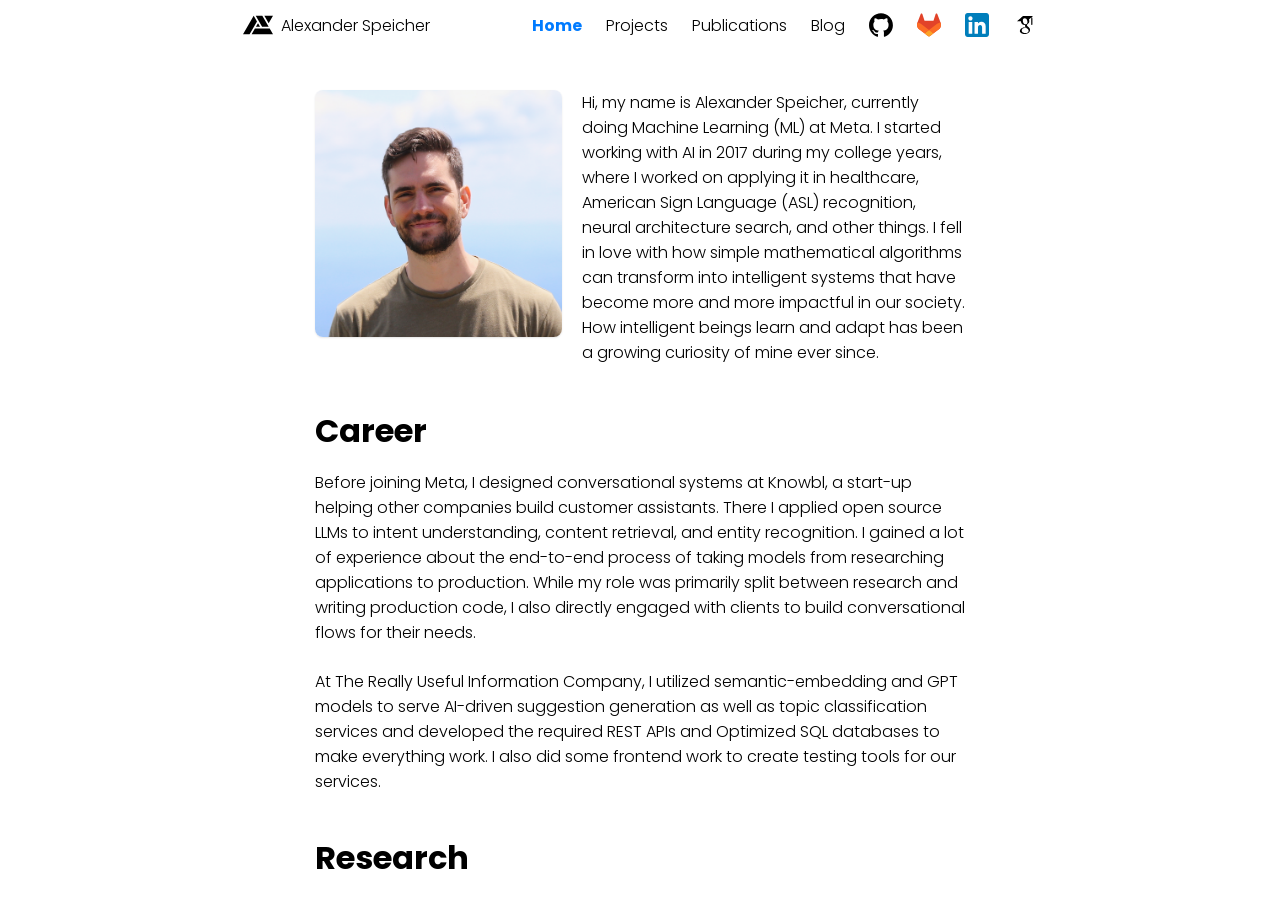
<file: index.html>
<!doctype html><html lang="en"><head><meta charset="utf-8"/><link rel="icon" href="/favicon.ico?v=2"/><link rel="preconnect" href="https://fonts.googleapis.com"><link rel="preconnect" href="https://fonts.gstatic.com" crossorigin><link href="https://fonts.googleapis.com/css2?family=Poppins:wght@300&display=swap" rel="stylesheet"><meta name="viewport" content="width=device-width,initial-scale=1,maximum-scale=1,user-scalable=no,viewport-fit=cover"/><meta name="theme-color" content="#ffffff"/><meta name="description" content="Alexander Speicher's personal site: projects, publications, curriculum vitae, and technical blog posts."/><link rel="canonical" href="https://alexanderspeicher.com/"/><link rel="apple-touch-icon" href="/LogoColor192.png"/><link rel="manifest" href="/manifest.json"/><title>Alexander Speicher</title><script type="text/javascript">!function(i){if(i.search){var a={};i.search.slice(1).split("&").forEach((function(i){var l=i.split("=");a[l[0]]=l.slice(1).join("=").replace(/~and~/g,"&")})),void 0!==a.p&&window.history.replaceState(null,null,i.pathname.slice(0,-1)+(a.p||"")+(a.q?"?"+a.q:"")+i.hash)}}(window.location)</script><script defer="defer" src="/static/js/main.8e8de995.js"></script><link href="/static/css/main.1fbb44ed.css" rel="stylesheet"></head><body class="body"><noscript>You need to enable JavaScript to run this app.</noscript><div id="root" class="root"></div></body></html>
</file>
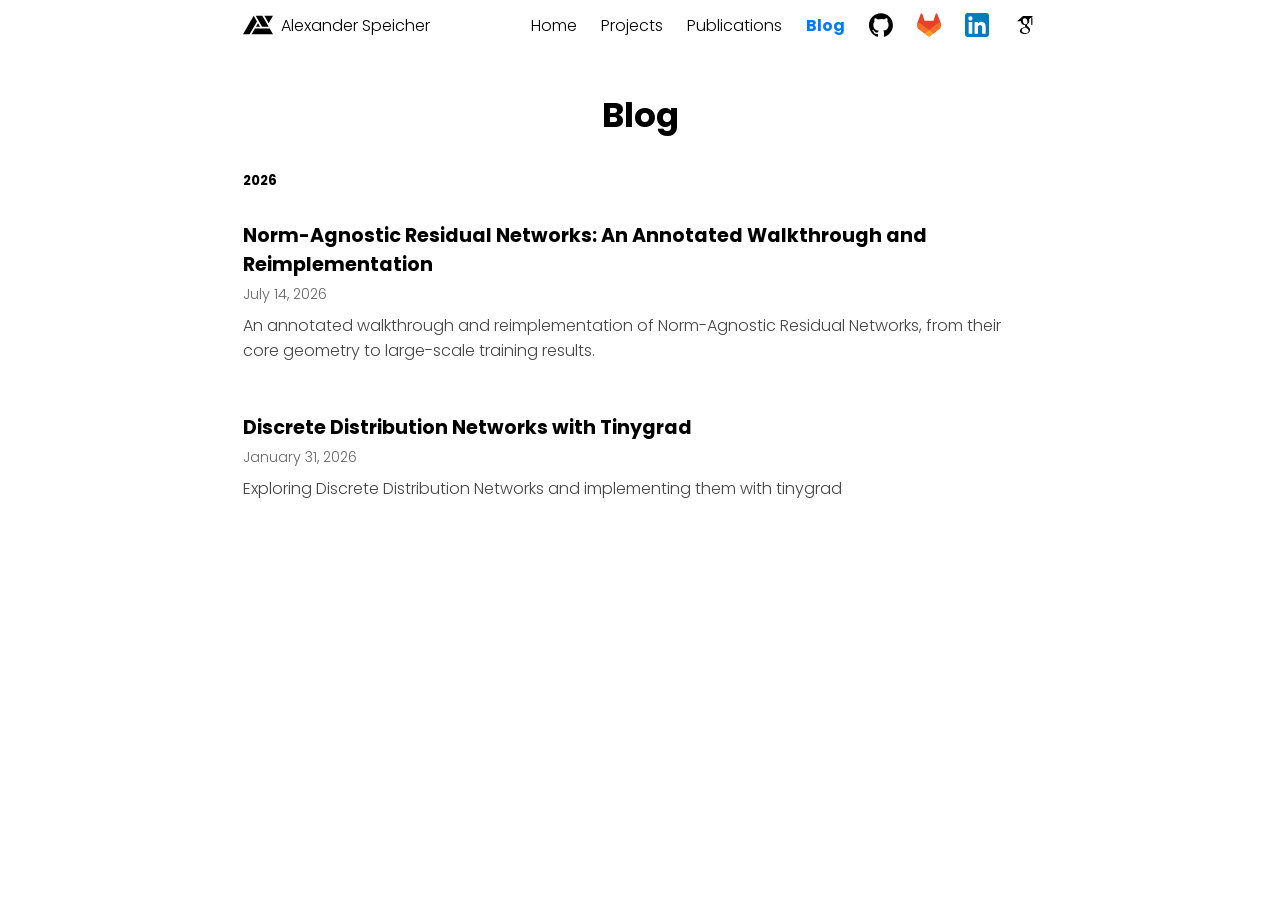
<file: blog/index.html>
<!doctype html><html lang="en"><head><meta charset="utf-8"/><link rel="icon" href="/favicon.ico?v=2"/><link rel="preconnect" href="https://fonts.googleapis.com"><link rel="preconnect" href="https://fonts.gstatic.com" crossorigin><link href="https://fonts.googleapis.com/css2?family=Poppins:wght@300&display=swap" rel="stylesheet"><meta name="viewport" content="width=device-width,initial-scale=1,maximum-scale=1,user-scalable=no,viewport-fit=cover"/><meta name="theme-color" content="#ffffff"/><meta name="description" content="Technical writing on machine learning, neural networks, and software experiments." /><link rel="canonical" href="https://alexanderspeicher.com/blog/" /><link rel="apple-touch-icon" href="/LogoColor192.png"/><link rel="manifest" href="/manifest.json"/><title>Blog | Alexander Speicher</title><script type="text/javascript">!function(i){if(i.search){var a={};i.search.slice(1).split("&").forEach((function(i){var l=i.split("=");a[l[0]]=l.slice(1).join("=").replace(/~and~/g,"&")})),void 0!==a.p&&window.history.replaceState(null,null,i.pathname.slice(0,-1)+(a.p||"")+(a.q?"?"+a.q:"")+i.hash)}}(window.location)</script><script defer="defer" src="/static/js/main.8e8de995.js"></script><link href="/static/css/main.1fbb44ed.css" rel="stylesheet">    <meta property="og:type" content="website" />
    <meta property="og:title" content="Blog | Alexander Speicher" />
    <meta property="og:description" content="Technical writing on machine learning, neural networks, and software experiments." />
    <meta property="og:url" content="https://alexanderspeicher.com/blog/" />
  </head><body class="body"><noscript>You need to enable JavaScript to run this app.</noscript><div id="root" class="root">
<main class="mainBody" data-static-blog-prerender="true">
<div class="pageContainer">
<h1 class="pageHeader">Blog</h1>
<article class="container blogPostContainer">
<a href="/blog/norm-agnostic-residual-networks/">
<div class="blogPostTitle"><b>Norm-Agnostic Residual Networks: An Annotated Walkthrough and Reimplementation</b></div>
<div class="blogPostDate">July 14, 2026</div>
<div class="blogPostSummary">An annotated walkthrough and reimplementation of Norm-Agnostic Residual Networks, from their core geometry to large-scale training results.</div>
</a>
</article>
<article class="container blogPostContainer">
<a href="/blog/discrete-distribution-networks-with-tinygrad/">
<div class="blogPostTitle"><b>Discrete Distribution Networks with Tinygrad</b></div>
<div class="blogPostDate">January 31, 2026</div>
<div class="blogPostSummary">Exploring Discrete Distribution Networks and implementing them with tinygrad</div>
</a>
</article>
</div>
</main>
    </div></body></html>
</file>
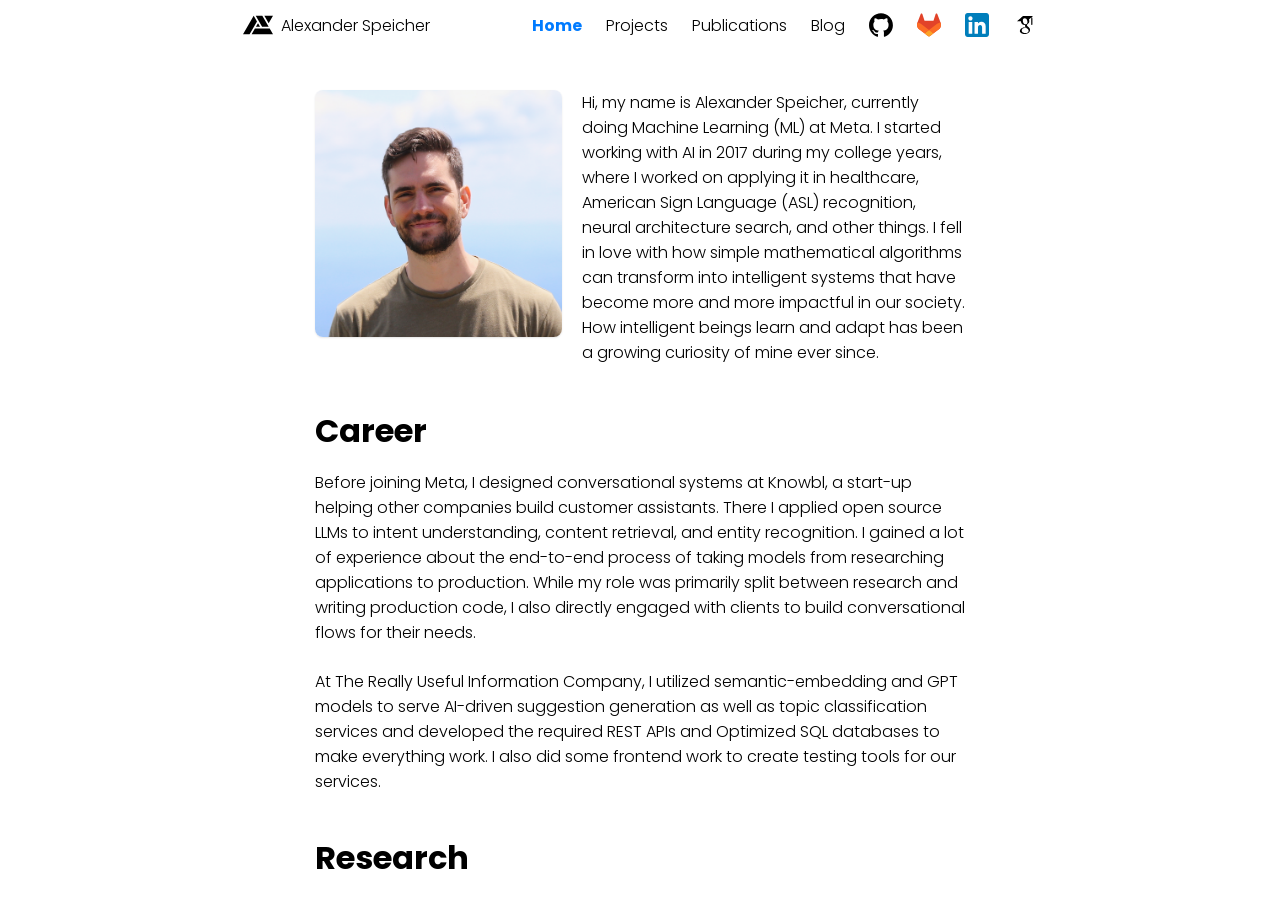
<file: blog/discrete-distribution-networks-with-tinygrad/index.html>
<!doctype html><html lang="en"><head><meta charset="utf-8"/><link rel="icon" href="/favicon.ico?v=2"/><link rel="preconnect" href="https://fonts.googleapis.com"><link rel="preconnect" href="https://fonts.gstatic.com" crossorigin><link href="https://fonts.googleapis.com/css2?family=Poppins:wght@300&display=swap" rel="stylesheet"><meta name="viewport" content="width=device-width,initial-scale=1,maximum-scale=1,user-scalable=no,viewport-fit=cover"/><meta name="theme-color" content="#ffffff"/><meta name="description" content="Exploring Discrete Distribution Networks and implementing them with tinygrad" /><link rel="canonical" href="https://alexanderspeicher.com/blog/discrete-distribution-networks-with-tinygrad/" /><link rel="apple-touch-icon" href="/LogoColor192.png"/><link rel="manifest" href="/manifest.json"/><title>Discrete Distribution Networks with Tinygrad | Alexander Speicher</title><script type="text/javascript">!function(i){if(i.search){var a={};i.search.slice(1).split("&").forEach((function(i){var l=i.split("=");a[l[0]]=l.slice(1).join("=").replace(/~and~/g,"&")})),void 0!==a.p&&window.history.replaceState(null,null,i.pathname.slice(0,-1)+(a.p||"")+(a.q?"?"+a.q:"")+i.hash)}}(window.location)</script><script defer="defer" src="/static/js/main.8e8de995.js"></script><link href="/static/css/main.1fbb44ed.css" rel="stylesheet">    <meta property="og:type" content="article" />
    <meta property="og:title" content="Discrete Distribution Networks with Tinygrad | Alexander Speicher" />
    <meta property="og:description" content="Exploring Discrete Distribution Networks and implementing them with tinygrad" />
    <meta property="og:url" content="https://alexanderspeicher.com/blog/discrete-distribution-networks-with-tinygrad/" />
    <script type="application/ld+json">{"@context":"https://schema.org","@type":"BlogPosting","headline":"Discrete Distribution Networks with Tinygrad","description":"Exploring Discrete Distribution Networks and implementing them with tinygrad","datePublished":"2026-01-31","dateModified":"2026-01-31","author":{"@type":"Person","name":"Alexander Speicher"},"mainEntityOfPage":{"@type":"WebPage","@id":"https://alexanderspeicher.com/blog/discrete-distribution-networks-with-tinygrad/"}}</script>
  </head><body class="body"><noscript>You need to enable JavaScript to run this app.</noscript><div id="root" class="root">
<article class="blogFullPost" data-static-blog-prerender="true">
<h1>Discrete Distribution Networks with Tinygrad</h1>
<time datetime="2026-01-31">January 31, 2026</time>
<div class="blogFullPostContent">
<p>Diffusion models generate images through iterative denoising. They start off from Gaussian noise, then refine it over multiple forward passes. The stochasticity appears via the noise-induced input. Discrete Distribution Networks take a different approach by trying to match the training distribution with a set of discrete candidates. The network outputs a number of discrete candidates at each layer, and generation is done via sequential selection by picking one candidate per layer in a single forward pass. The randomness comes from these discrete choices, not from input noise.</p>
<p><img src="/blog-images/discrete-distribution-networks-with-tinygrad/image-1.png" alt="image-1" loading="lazy" /> <a href="https://arxiv.org/abs/2401.00036"><em>Figure from Yang, 2024</em></a></p>
<p>Even though the number of nodes K per layer may be small, stacking multiple DDN layers L leads to $K^L$ possible outputs, creating massive representation capacity. Even modest values (K=64, L=10) yield $10^{18}$ possible images, yet each image can be fully encoded/compressed by a list of L integers (the sequence of selected node indices).</p>
<p><img src="/blog-images/discrete-distribution-networks-with-tinygrad/image-2.png" alt="image-2" loading="lazy" /> <a href="https://arxiv.org/abs/2401.00036"><em>Figure from Yang, 2024</em></a></p>
<p>The training approach is also unique; to avoid some nodes from being under or over represented the authors propose a Split-and-Prune algorithm inspired by evolutionary selection: nodes matched too frequently get cloned; nodes rarely selected get pruned. The goal here is to have node selection chances uniformly distributed across the layer.</p>
<p>The discrete sampling also enables zero-shot conditional generation without gradient-based guidance. Since generation is just a sequence of discrete choices, one can guide the model&#39;s output with any discriminator by scoring each node&#39;s output, and then picking the best one.</p>
<p>The following is my exploration of the DDN paper, which also served as an opportunity to get familiar with the tinygrad library (my <a href="https://github.com/AlxSp/discrete_distribution_network">repo</a> can be found under resources).</p>
<h2>Normal Distribution Example</h2>
<p>To build intuition, let&#39;s start simple: a 1D tensor of just 5 learnable parameters (nodes) trained to approximate a normal distribution. Each training step, we sample from the target, find the closest node to that target, and only that node gets updated via the error gradient.</p>
<p>But this then leads to a problem: some nodes get matched frequently, others rarely or never. These &quot;dead nodes&quot; would still get selected during generation, producing poor outputs. Meanwhile, high-density regions of the target distribution end up underrepresented.</p>
<p><img src="/blog-images/discrete-distribution-networks-with-tinygrad/image-3.png" alt="image-3" loading="lazy" /> <em>Splitting and Pruning to move closer to the target distribution</em> <a href="https://arxiv.org/abs/2401.00036"><em>Figure from Yang, 2024</em></a></p>
<p>To remedy this we keep track of the selection counts of each node and if a node falls below a certain threshold ($0.5/K$ in the paper) it will get pruned. Similarly if a node exceeds a selection threshold ($2/K$), it will be split into two nodes with the same value. The figure above also illustrates how the KL divergence between the target P and the discrete approximation Q decreases as out of distribution nodes get split and pruned as their values update.</p>
<p>Implementation wise since we really can&#39;t (efficiently) dynamically increase or decrease the number of nodes we keep the number of nodes static; pruned nodes will cause the most selected nodes to split and replace them and splitting will cause the least selected nodes to be replaced/pruned.</p>
<p>Finally here&#39;s a training run with 10,000 nodes, to demonstrate how the discrete approximate the normal distribution fairly well as their number increases.</p>
<p><img src="/blog-images/discrete-distribution-networks-with-tinygrad/nd_10knodes.gif" alt="nd_10knodes" loading="lazy" /></p>
<p>After training is complete the nodes cluster where probability density is high and uniform sampling over the trained nodes approximates the target distribution.</p>
<p>This same principle scales to images but instead of scalar parameters nodes become 1x1 convolutions that output image patches.</p>
<h2>MNIST</h2>
<p>Let&#39;s move on to a slightly more difficult dataset, MNIST.  I opted to use a UNET architecture for the backbone, instead of the hierarchical architecture mentioned in the paper. I also ended up experimenting bit more with the architecture of the nodes, with my experiments laid out below.</p>
<h3>Output Nodes <a href="https://github.com/AlxSp/discrete_distribution_network/blob/main/train_mnist_output_nodes.py">(code)</a></h3>
<p>The paper&#39;s figures mainly show the basic output nodes, where each node acts as a decoder which maps from the feature space into the output space. The selected output, closest to the target gets then concatenated or added to the features to condition the next layers on the chosen node. By themselves output nodes don&#39;t work very well (as I also found in my experiments), that&#39;s why the author also proposes a &quot;leak choice&quot; where each node also produces some additional &quot;features&quot; which also get added to the features for conditioning. Additionally the authors add chain dropout, the nodes in each layer get chosen at random given a certain probability.</p>
<p><img src="/blog-images/discrete-distribution-networks-with-tinygrad/image-5.png" alt="image-5" loading="lazy" /></p>
<h3>Feature Nodes <a href="https://github.com/AlxSp/discrete_distribution_network/blob/main/train_mnist_feature_nodes.py">(code)</a></h3>
<p>I figured with the original approach the nodes have to learn unique characteristic as well as mapping from feature/embedding space to output space. So instead I had the nodes directly map back to the embedding space, and a shared decoder translates the embeddings to output space. This obviously has the  drawback that the nodes are larger since they go from feature to feature space instead of feature to output space, where the output dim is usually a lot smaller. The model does converge a lot quicker compared to the original architecture in terms of training steps. But it does seem overfit on the training data without adding chain drop out.</p>
<p><img src="/blog-images/discrete-distribution-networks-with-tinygrad/image-6.png" alt="image-6" loading="lazy" /></p>
<h3>Latent/Bottlenecked Nodes <a href="https://github.com/AlxSp/discrete_distribution_network/blob/main/train_mnist_bottleneck.py">(code)</a></h3>
<p>Attempting to tackle the above mentioned problem with the increase node size, we can instead compress the embedding dim through a bottleneck an then have the nodes act on this space before upcasting it back to the feature dim. This works as well as the full feature nodes, and doesn&#39;t seem to overfit even without chain dropout.</p>
<p><img src="/blog-images/discrete-distribution-networks-with-tinygrad/image-7.png" alt="image-7" loading="lazy" /></p>
<h3>Comparison</h3>
<p>All models share the same UNET backbone between the layers so they only differ in the actual DDN architecture. They all converge to a similar eval loss besides the feature nodes without chain drop, which most likely is overfitting on the training data. <img src="/blog-images/discrete-distribution-networks-with-tinygrad/image-8.png" alt="image-8" loading="lazy" /> <em>feature nodes with and without chain dropout</em></p>
<p>Also the output nodes seem to converge a lot slower compared to the feature and bottleneck nodes. <img src="/blog-images/discrete-distribution-networks-with-tinygrad/image-9.png" alt="image-9" loading="lazy" /> <em>comparison between bottleneck nodes and the output node with leak choice</em></p>
<p>Table with evaluation results and parameter counts:</p>
<table><thead><tr>
<th><strong>Model</strong></th>
<th><strong>Test Loss</strong></th>
<th><strong>Parameters</strong></th>
</tr></thead><tbody>
<tr>
<td>bottleneck_b16</td>
<td>0.022420</td>
<td><strong>5,683,878</strong></td>
</tr>
<tr>
<td>bottleneck_b16 (with chain-dropout)</td>
<td><strong>0.022293</strong></td>
<td><strong>5,683,878</strong></td>
</tr>
<tr>
<td>feature_nodes</td>
<td>0.029651</td>
<td>8,036,934</td>
</tr>
<tr>
<td>feature_nodes (with chain-dropout)</td>
<td>0.022822</td>
<td>8,036,934</td>
</tr>
<tr>
<td>output_nodes_leak16</td>
<td>0.024325</td>
<td>6,418,464</td>
</tr>
<tr>
<td>output_nodes_leak16 (with chain-dropout)</td>
<td>0.022866</td>
<td>6,418,464</td>
</tr>
</tbody></table>
<p><img src="/blog-images/discrete-distribution-networks-with-tinygrad/image-10.png" alt="image-10" loading="lazy" /> <em>Individual digits produced by each architecture</em></p>
<p><img src="/blog-images/discrete-distribution-networks-with-tinygrad/image-11.png" alt="image-11" loading="lazy" /> <em>Intermediate outputs of the bottleneck model at each layer</em></p>
<h3>Zero-Shot Conditional Generation</h3>
<p>The paper touts that the model can do guided generation without being explicitly trained to do so. This is done, by scoring the dd nodes output with an evaluator, this can be MSE loss with a target image, similar to training, or another network like clip. For a simple demonstration I just trained tinygrad&#39;s example mnist classifier and pass along with it a number we would like to generate. The classifier returns the class logits for each node &#39;s output and we select the node whose current output is closest to our desired number.</p>
<p><img src="/blog-images/discrete-distribution-networks-with-tinygrad/image-12.png" alt="image-12" loading="lazy" /> <em>temperature sampled numbers based on the classifier logits (bottleneck arch)</em></p>
<h3>Beam Search</h3>
<p>As you can see some numbers don&#39;t seem to come out quite right, which is probably due to  the classifier struggling with the &quot;half-baked&quot; images of early layer outputs and makes us pick the wrong nodes that won&#39;t lead to satisfying outputs. Luckily since we are dealing with discrete sequential &quot;decisions&quot; we can utilize any tricks that have been developed for LLMs. Here I added beam search and our troubled numbers look a lot better now!</p>
<p><img src="/blog-images/discrete-distribution-networks-with-tinygrad/image-13.png" alt="image-13" loading="lazy" /> <em>(bottleneck arch) (You may notice that the outputs of the individual numbers now look a bit more samey than before, which is due beam search limiting the diversity of the outputs as it optimizes for the most probable.)</em></p>
<p>Finally what actually happens when we just do random sampling? Well... it does produce digits but the numbers are more hit or miss <img src="/blog-images/discrete-distribution-networks-with-tinygrad/image-14.png" alt="image-14" loading="lazy" /> <em>(bottleneck arch)</em></p>
<h2>What I learned</h2>
<p>This concludes my exploration of the DDN paper, it definitely was a very novel idea which was fun to implement.</p>
<h3>DDN</h3>
<p>While I don&#39;t think the architecture will replace any of the current mainstream diffusion models, it&#39;s cool to see how such a unique architecture achieves reasonable outputs. The evolution-inspired approach to splitting and pruning was a highlight. One of the reasons why I don&#39;t think this approach will find mainstream appeal is that guided generation requires evaluating all K nodes at each layer, which gets expensive.</p>
<p>Some optimizations I&#39;d recommend for future work within Tinygrad: <strong>two-pass bottleneck selector</strong>: in Pass A (no-grad) score nodes in <strong>output space</strong> in small chunks, updating an argmin, so you never materialize the full feature tensor for all nodes since we only need it from one node for the next layer. In Pass B (with grad) <strong>recompute only the selected node(s)</strong> in feature space (e.g., via grouped 1×1 conv) and run the real decoder/backprop.</p>
<p>I also noticed loss spikes occurring around the same training steps across all runs — could be worth investigating.</p>
<h3>TinyGrad</h3>
<p>A few lessons from implementing this in tinygrad:</p>
<p>- <strong>In-place operations break silently in jitted code</strong>: things like `/=` would fail without error, which was tricky to debug. Tbh this more of a noob mistake on my end. - <strong>Advanced indexing doesn&#39;t play well with multi-GPU</strong>: After I had split and prune working well, I  started training on multiple GPUs which completely broke the process again and I had to reimplement without advanced indexing. - <strong>The node kernel is the compute bottleneck</strong>: especially for feature and bottleneck variants, it uses a lot of memory. The output nodes can be more easily optimized as one only has to evaluate the output, and then select the leak features of the node. - <strong>Making split-and-prune jittable was tricky</strong>: but not the main performance bottleneck once done.</p>
<h1>Resources</h1>
<p>- <a href="https://arxiv.org/pdf/2401.00036">Paper</a> - <a href="https://github.com/AlxSp/discrete_distribution_network">Personal Project Github</a> - <a href="https://github.com/DIYer22/discrete_distribution_networks">Official Github</a> - <a href="https://github.com/lucidrains/discrete-distribution-network">lucidrains github</a> - <a href="https://discrete-distribution-networks.github.io/2d-density-estimation-gif-with-10000-nodes-ddn.html">10K node demo</a></p>
</div>
</article>
    </div></body></html>
</file>
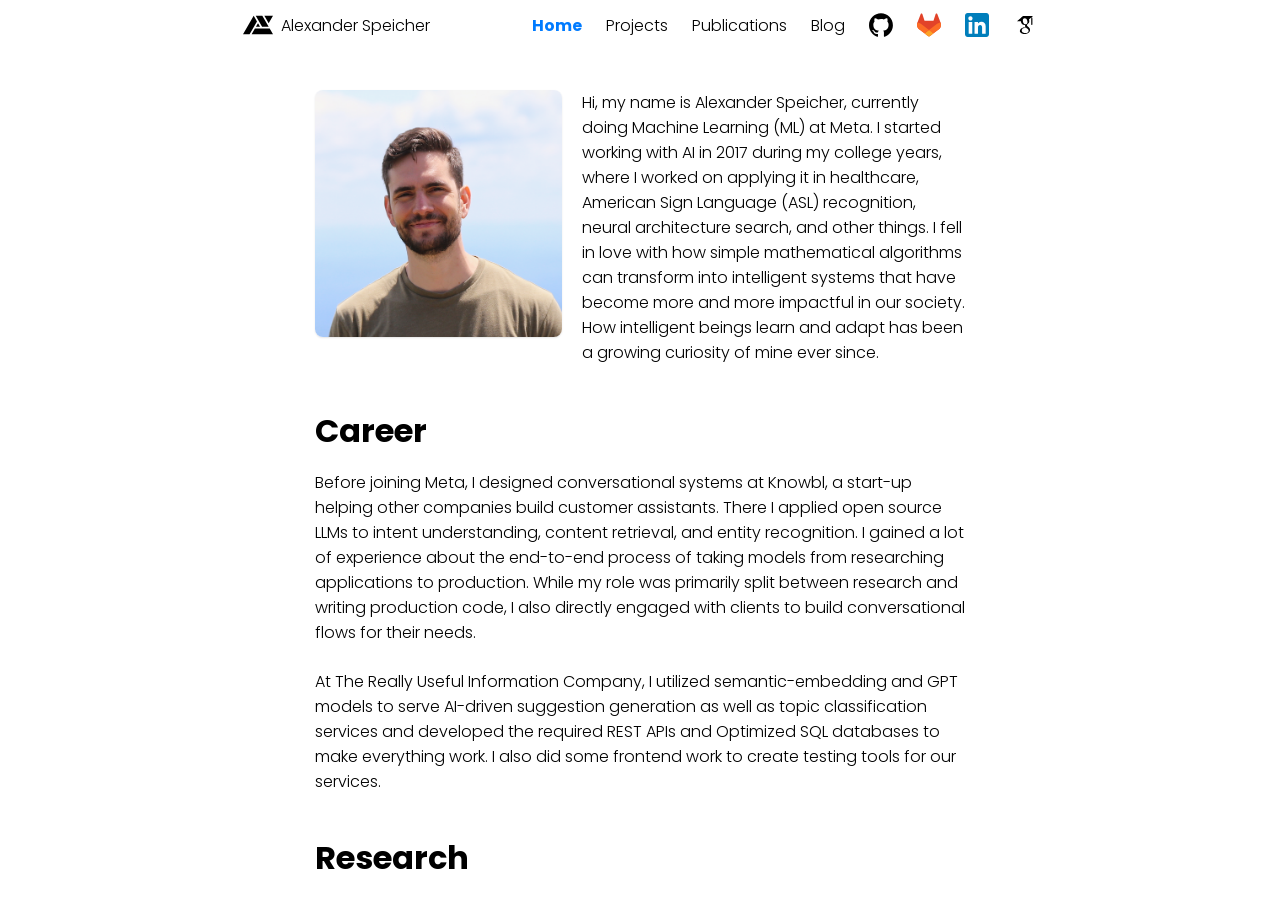
<file: blog/norm-agnostic-residual-networks/index.html>
<!doctype html><html lang="en"><head><meta charset="utf-8"/><link rel="icon" href="/favicon.ico?v=2"/><link rel="preconnect" href="https://fonts.googleapis.com"><link rel="preconnect" href="https://fonts.gstatic.com" crossorigin><link href="https://fonts.googleapis.com/css2?family=Poppins:wght@300&display=swap" rel="stylesheet"><meta name="viewport" content="width=device-width,initial-scale=1,maximum-scale=1,user-scalable=no,viewport-fit=cover"/><meta name="theme-color" content="#ffffff"/><meta name="description" content="An annotated walkthrough and reimplementation of Norm-Agnostic Residual Networks, from their core geometry to large-scale training results." /><link rel="canonical" href="https://alexanderspeicher.com/blog/norm-agnostic-residual-networks/" /><link rel="apple-touch-icon" href="/LogoColor192.png"/><link rel="manifest" href="/manifest.json"/><title>Norm-Agnostic Residual Networks: An Annotated Walkthrough and Reimplementation | Alexander Speicher</title><script type="text/javascript">!function(i){if(i.search){var a={};i.search.slice(1).split("&").forEach((function(i){var l=i.split("=");a[l[0]]=l.slice(1).join("=").replace(/~and~/g,"&")})),void 0!==a.p&&window.history.replaceState(null,null,i.pathname.slice(0,-1)+(a.p||"")+(a.q?"?"+a.q:"")+i.hash)}}(window.location)</script><script defer="defer" src="/static/js/main.8e8de995.js"></script><link href="/static/css/main.1fbb44ed.css" rel="stylesheet">    <meta property="og:type" content="article" />
    <meta property="og:title" content="Norm-Agnostic Residual Networks: An Annotated Walkthrough and Reimplementation | Alexander Speicher" />
    <meta property="og:description" content="An annotated walkthrough and reimplementation of Norm-Agnostic Residual Networks, from their core geometry to large-scale training results." />
    <meta property="og:url" content="https://alexanderspeicher.com/blog/norm-agnostic-residual-networks/" />
    <script type="application/ld+json">{"@context":"https://schema.org","@type":"BlogPosting","headline":"Norm-Agnostic Residual Networks: An Annotated Walkthrough and Reimplementation","description":"An annotated walkthrough and reimplementation of Norm-Agnostic Residual Networks, from their core geometry to large-scale training results.","datePublished":"2026-07-14","dateModified":"2026-07-14","author":{"@type":"Person","name":"Alexander Speicher"},"mainEntityOfPage":{"@type":"WebPage","@id":"https://alexanderspeicher.com/blog/norm-agnostic-residual-networks/"}}</script>
  </head><body class="body"><noscript>You need to enable JavaScript to run this app.</noscript><div id="root" class="root">
<article class="blogFullPost" data-static-blog-prerender="true">
<h1>Norm-Agnostic Residual Networks: An Annotated Walkthrough and Reimplementation</h1>
<time datetime="2026-07-14">July 14, 2026</time>
<div class="blogFullPostContent">
<p>The common residual stream has become a cornerstone of deep learning. Each layer&#39;s output is added back into a running sum, gradients flow, deep models train without collapsing. But that same additive trick has a hidden consequence: the residual&#39;s norm grows with depth, and as it grows, later layers have to push harder just to move it. The result is that many of your deep layers end up barely changing anything. <a href="https://arxiv.org/abs/2606.16112">Scaling Adaptive Depth with Norm-Agnostic Residual Networks</a> proposes a geometrically elegant solution, separating the residual&#39;s direction from its magnitude and managing the two independently. This gives every layer explicit control over how much it changes the residual, while also producing some interesting side effects, such as a built-in confidence signal, less reliance on attention sinks, and a natural route toward adaptive-depth computation. The paper looks fairly dense at first, but the central geometry is surprisingly simple. Assuming you&#39;re comfortable with the basics of how a transformer works, I’ll build up that intuition step by step, then look at the paper’s results and what I learned when I implemented NAG myself.</p>
<h2>The Residual Stream</h2>
<p>First off, it&#39;s worth understanding why residual streams have become ubiquitous in modern neural networks, what problems they solve and if their current implementations are optimal.</p>
<p>Residual streams are pretty much a given in modern neural networks because they make deep models much easier to train. They give information an identity path through the network and, during backpropagation, give gradients a direct route that does not depend entirely on multiplying through every layer. This allows each layer to focus on adding a useful update, rotating the residual and/or changing its norm, without also having to relearn how to preserve everything it should leave unchanged.</p>
<p>To demonstrate, let’s see what happens when we stack random layers with and without a residual connection and track the activation norm. Each layer multiplies by a random matrix $W_l$ with small (sub-unit) singular values; the non-residual network computes $x_{l+1} = W_l x_l$, the residual one $x_{l+1} = x_l + W_l x_l$.</p>
<p><img src="/blog-images/norm-agnostic-residual-networks/residual_vs_nonresidual_norm.svg" alt="residual_vs_nonresidual_norm" loading="lazy" /></p>
<p>In this toy setup, the signal without a residual connection decays exponentially; after 60 layers its norm has collapsed by  ~18 orders of magnitude. The signal is effectively gone. Gradients pass through the same shrinking product, so they vanish for exactly the same reason. With the residual connection, the identity path means that neither the forward signal nor the gradient depends entirely on that long matrix product.</p>
<h2>The Problem</h2>
<p>Yet this solution creates a problem of its own: the residual norm tends to grow unchecked with depth. As that norm grows, deeper layers must produce larger outputs to rotate or otherwise modify the residual by the same relative amount. The relative contribution of deeper layers often becomes smaller as a result. This could reflect useful behavior, with later layers making increasingly fine-grained refinements; other work, such as the recent <a href="https://arxiv.org/pdf/2606.23670">Tapered LLMs</a> paper, offers a different interpretation of this phenomenon. The Norm-Agnostic Residual Networks paper, however, argues that at least part of it is an architectural bias rather than an intentional feature. Since deeper layers cost roughly the same number of FLOPs as earlier ones, systematically suppressing their influence would represent wasted capacity.</p>
<p>Transformers mainly differ in where they normalize the residual stream relative to each sublayer:</p>
<h2>Post-Norm</h2>
<p>In post-norm, the layer receives the unnormalized residual, outputs its update, and the combined residual-plus-update is normalized before being passed to the next layer:</p>
<p>$ R_{l+1} = \text{Norm}(R_l + f_l(R_l)) $</p>
<p>This keeps the residual scale controlled, but it prevents the raw overall magnitude from being carried forward as an independent signal. Learnable scale and shift parameters can reintroduce some magnitude information, although less directly. Post-norm is still used in recurrent reasoning methods like  <a href="https://arxiv.org/abs/2510.04871">TRM</a> and  <a href="https://arxiv.org/abs/2605.21488">EqR</a>, where repeatedly reusing the same block makes controlling the scale of the recurrent state especially important.</p>
<h2>Pre-Norm</h2>
<p>Pre-norm is the most common arrangement in modern Transformers. The residual is normalized before being passed to the layer:</p>
<p>$ R_{l+1} = R_l + f_l(\text{Norm}(R_l)) $</p>
<p>While this makes the layer invariant to the input’s norm, it also hides potentially useful information from the layer: two residuals that point in the same direction but have very different magnitudes look identical after normalization, so the layer produces the same update for both. Once added back into the residual stream, however, that update can have a much larger relative effect on the smaller residual than on the larger one. The layer has no direct access to the residual magnitude it would need to calibrate this update.</p>
<p>For a simple numerical example, suppose both residuals are rescaled to the same reference vector before entering the layer. The particular scale is chosen for clean arithmetic:</p>
<p>Layer’s effect on a large-norm residual</p>
<p>$ \begin{aligned} Res = [12, 4] \\ \to \operatorname{Rescale}(Res) = [3, 1] = LayerInput \\ \to Layer([3, 1]) = [1, 2] = LayerOutput \\ \to Res =  Res + LayerOutput = [13, 6]\\ \end{aligned} $</p>
<p>Layer’s effect on a small-norm residual</p>
<p>$ \begin{aligned} Res = [6, 2] \\ \to \operatorname{Rescale}(Res) = [3, 1] = LayerInput \\ \to Layer([3, 1]) = [1, 2] = LayerOutput \\ \to Res =  Res + LayerOutput = [7, 4]\\ \end{aligned} $</p>
<p><img src="/blog-images/norm-agnostic-residual-networks/pre-norm-rotation.svg" alt="pre-norm-rotation" loading="lazy" /></p>
<h2>The Solution: Norm-Agnostic (NAG) Residual Stream</h2>
<p><img src="/blog-images/norm-agnostic-residual-networks/image-3.png" alt="image-3" loading="lazy" /></p>
<p>The paper’s solution is to disentangle the residual’s direction from its magnitude, creating two streams: a normalized direction $\bar{R}_l$ and a scalar magnitude $\rho_l$.</p>
<p>$ R_l = \rho_l  \bar{R}_l $</p>
<p>The direction stream is kept at RMS one, placing $\bar R_l$ on a hypersphere of radius $\sqrt d$. Each token embedding is split into its initial direction and magnitude; subsequent layers keep the direction on the hypersphere while tracking the accumulated magnitude separately.</p>
<p>NAG first centers each layer’s output by subtracting its feature-wise mean, then removes the component parallel to $\bar R_l$ (from here on, $f_l(\bar R_l)$ denotes this centered layer output). Since a parallel component changes the residual’s magnitude without adding new directional information, removing it leaves only the component that can rotate the residual.</p>
<p>To remove this redundant part, we first measure how much the layer output points in the same direction as the residual. The dot product $\left\langle f_l(\bar{R}_l), \bar{R}_l \right\rangle$ measures their overlap, and dividing by the residual’s squared length $\left\lVert \bar{R}_l \right\rVert_2^2$ turns that overlap into a multiplier:</p>
<p>$ \frac{ \left\langle f_l(\bar{R}_l), \bar{R}_l \right\rangle }{ \left\lVert \bar{R}_l \right\rVert_2^2 } $</p>
<p>Multiplying that number by the residual direction gives us the layer output’s “shadow” along the residual—formally, its parallel projection.</p>
<p>$ \text{vector parallel to the input residual} = \frac{ \left\langle f_l(\bar{R}_l), \bar{R}_l \right\rangle }{ \left\lVert \bar{R}_l \right\rVert_2^2 } \bar{R}_l $</p>
<p>We can then subtract this shadow from the layer output, which leaves only the part pointing at a right angle to the residual: the orthogonal component.</p>
<p>$ f_l^{\perp}(\bar{R}_l) = f_l(\bar{R}_l) - \frac{ \left\langle f_l(\bar{R}_l), \bar{R}_l \right\rangle }{ \left\lVert \bar{R}_l \right\rVert_2^2 } \bar{R}_l $</p>
<p><img src="/blog-images/norm-agnostic-residual-networks/nag_orthogonalization.svg" alt="nag_orthogonalization" loading="lazy" /> This changes the role of the layer: it can now only directly _turn_ the residual, rather than scale it along its current direction. The residual update equation becomes:</p>
<p>$ R_{l+1}= \rho_l(\bar{R}_l + f_l^{\perp}(\bar{R}_l)) $</p>
<p>Early in training, however, layer outputs are often highly aligned with the residual direction. Removing that parallel component can leave a very small orthogonal update, weakening the layer’s contribution and hurting sample efficiency. To give this remaining update a consistent scale, NAG normalizes it to have an L2 norm of $\sqrt d$:</p>
<p>$</p>
<p>N_{\mathrm{out}}(x) = \sqrt{d} \frac{x}{||x||_2} $</p>
<p>Normalizing every orthogonal update to the same length solves the small-update problem, but it also makes every layer contribute at the same scale for every token. Motivated by prior work on <a href="https://arxiv.org/abs/2601.18089">LatentMoE</a> and <a href="https://arxiv.org/abs/2510.04476">Zyphra’s CCA</a> showing that computation can remain effective in low-rank spaces, the authors hypothesize that each layer specializes in a set of preferred directions. When the residual aligns with those directions, the layer should contribute more; when it does not, its update should be suppressed.</p>
<p>NAG therefore introduces two controls: a modulator $m_l(\bar R_l)\in[0,1]$, which decides how much the layer should contribute for the current token, and a learned scalar $\alpha_l$, which sets that layer’s maximum contribution.</p>
<p>To let the modulator learn a set of preferred directions, we give each layer $C$ learned direction vectors $w_{li}$, where $C$ is a hyperparameter. Each vector acts like a compass direction in the normalized residual space. For each one, the projection</p>
<p>$ \bar R_l^\top w_{li}+b_{li} $</p>
<p>measures how well the current residual direction aligns with that preference, with the bias controlling where the preference begins to activate. A sigmoid $\sigma$ turns this into a soft gate between zero and one. Geometrically, each gate therefore defines a soft region of the hypersphere where the layer should contribute more strongly.</p>
<p>The learned softmax weights $p_{li}$ combine these regions into the layer’s overall preference, while ensuring the result remains between zero and one. Finally, the positive exponent $\beta_l$ controls how selective that preference is: values above one suppress partial matches, while values below one make them count more strongly.</p>
<p>Thus the full parametrization of $m_l$ is:</p>
<p>$ m_l(\bar{R}_l) = \left( \sum_{i=0}^{C-1} p_{li}\sigma\left(\bar{R}_l^\top w_{li} + b_{li}\right) \right)^{\beta_l} $</p>
<p><img src="/blog-images/norm-agnostic-residual-networks/nag_modulator.svg" alt="nag_modulator" loading="lazy" /></p>
<p>This resembles an MoE router: both learn directions in residual space that determine when a computation should be emphasized. When applying the modulator to MoE layers, the authors set $C$ to at least the number of experts, giving it enough directional capacity to represent expert-specific preferences.</p>
<p>At this point, we have all the main pieces. Putting them together gives the full update:</p>
<p>$ R_{l+1}= \rho_l\bar{R}_l + \rho_l \alpha_l m_l(\bar{R}_l) N_{\mathrm{out}}(f_l^{\perp}(\bar{R}_l)) $</p>
<p>Since $\bar{R}_l$ and $N_{\mathrm{out}}(f_l^{\perp}(\bar{R}_l))$ are orthogonal, the update forms a right triangle, with $\|\bar{R}_l \|$ being the adjacent leg,  $\| \alpha_l m_l N_{\mathrm{out}}(f_l^{\perp}(\bar{R}_l)) \|$ the opposite leg, and the updated (unnormalized) residual being the hypotenuse:</p>
<p>$ \begin{aligned} R_{l+1}= \rho_l(\underbrace{\bar{R}_l + \alpha_l m_l(\bar{R}_l) N_{\mathrm{out}}(f_l^{\perp}(\bar{R}_l))}_{\text{hypotenuse}}) \\ \end{aligned} $</p>
<p><img src="/blog-images/norm-agnostic-residual-networks/nag_hypotenuse.svg" alt="nag_hypotenuse" loading="lazy" /> That triangle gives us the rotation angle immediately: the ratio of the opposite leg to the adjacent leg is $\tan\theta$:</p>
<p>$ \tan \theta = \frac{\mathrm{opposite}}{\mathrm{adjacent}} = \frac{\left\lVert \alpha_l m_l(\bar{R}_l) N_{\mathrm{out}}(f_l^{\perp}(\bar{R}_l)) \right\rVert}{\left\lVert \bar{R}_l \right\rVert} = \frac{\alpha_l m_l(\bar{R}_l) \sqrt{d}}{\sqrt{d}} = \alpha_l m_l(\bar{R}_l) $</p>
<p>The product $\alpha_lm_l(\bar R_l)$ tells us how large the orthogonal update is relative to the current residual direction. This makes the roles introduced earlier concrete: $m_l$ chooses how much of the layer’s available update to use for this token, while $\alpha_l$ sets the ceiling.</p>
<p>The same triangle now does double duty: its angle gives us the rotation, while its hypotenuse gives us the norm growth. Because the vector sum forming the hypotenuse is the updated direction before renormalization, its length follows directly from the Pythagorean theorem:</p>
<p>$</p>
<p>\|\bar{R}_l + \alpha_l m_l(\bar{R}_l) N_{\mathrm{out}}(f_l^{\perp}(\bar{R}_l))\| = \sqrt{d + \alpha^2_l m^2_l(\bar{R}_l) d} = \sqrt{d}\sqrt{1 + \alpha^2_l m^2_l(\bar{R}_l)} $</p>
<p>Computing the norm of the updated residual gives us:</p>
<p>$</p>
<p>\| R_{l+1} \| = \rho_l\sqrt{d}\sqrt{1 + \alpha^2_l m^2_l(\bar{R}_l)} $</p>
<p>$ \rho_{l+1}\sqrt{d}= \rho_l\sqrt{d}\sqrt{1 + \alpha_l^2 m_l^2(\bar{R}_l)} $</p>
<p>Now we can drop $\sqrt{d}$ from both sides and divide by $\rho_{l}$ to get the rate of change of the norm:</p>
<p>$ \text{norm gain} = \frac{\rho_{l+1}}{\rho_{l}}= \sqrt{1 + \alpha_l^2 m_l^2(\bar{R}_l)} $</p>
<p>The same $[0,1]$ bound on $m_l$ means $\alpha_l$ also caps the per-layer norm gain (maxing at $\sqrt{1 + \alpha_l^2}$). So a single learnable scalar per layer, $\alpha_l$, sets the ceiling on how much that layer can both rotate and grow the residual, while $m_l$ decides how much of that ceiling to spend on each token.</p>
<p>Knowing the norm gain per layer, the full norm-agnostic residual stream update becomes two equations:</p>
<p>1. The direction-residual update, now divided by the norm gain to keep the vector normalized:</p>
<p>$ \bar{R}_{l+1}= \frac{\bar{R}_l + \alpha_l m_l(\bar{R}_l) N_{\mathrm{out}}(f_l^{\perp}(\bar{R}_l))}{\sqrt{1 + \alpha_l^2 m_l^2(\bar{R}_l)}} $</p>
<p>2. The norm residual update</p>
<p>$ \rho_{l+1} = \rho_l \cdot \sqrt{1 + \alpha_l^2 m_l^2(\bar{R}_l)} $</p>
<p>For numerical stability the norm residual scalar $\rho_l$ is stored in log space $s_l = \log \rho_l$. And so the update equation becomes:</p>
<p>$ s_{l+1} = s_l + \frac{1}{2} \log(1 + \alpha_l^2 m_l^2(\bar{R}_l)) $</p>
<p>These two equations are applied after every attention and MLP update. The direction residual and norm scalar then travel through the Transformer until we reach the final direction $\bar{R}_L$ and norm $\rho_L = e^{s_L}$, where $L$ denotes the final layer. At decoding $\bar{R}_L$ is multiplied against the normalized output embedding table, producing cosine similarities per token. Because the token cosine similarities sit in the $[-1, 1]$ range the raw softmax over them would be very flat. What we need is to scale up the values to sharpen the distribution. Now that&#39;s where the final norm scalar $\rho_L$ takes effect; before computing the softmax onto the cosine values to get the final token generation probabilities $P$, the residual norm is applied as an <strong>inverse</strong> temperature.</p>
<p>$ T_{eff} = \frac{1}{\rho_L} = \frac{1}{e^{s_L}} $</p>
<p>$ P = \mathrm{softmax}(\frac{\text{cos-sims}}{T_{eff}}) = \mathrm{softmax}(\rho_L \cdot \text{cos-sims}) $</p>
<p>The norm therefore acts as a learned, token-dependent inverse temperature, which can be interpreted as a confidence signal. For a fixed set of cosine similarities, a larger norm produces a sharper output distribution, while a smaller norm leaves it flatter. This gives us a single “confidence” scalar per token that we can track as it evolves through depth!</p>
<p>Note that the original embedding table, while centered, is not strictly normalized and so carries its own norm $G_{embedding}$. Additionally the authors also apply a gain $G_{encode}$ to the embedding norm before splitting the residual into direction and norm, so the temperature is composed of</p>
<p>$ T_{eff} = \frac{1}{G_{embedding}\cdot G_{encode}\cdot G_{travel}} $</p>
<h2>Paper Results</h2>
<p>So, does any of this actually help? The authors train a family of ~150M-active / 900M-total-parameter MoE Transformers on 50B tokens. They vary the width-to-depth ratio while keeping the parameter count fixed; a smaller ratio means a deeper model. A standard residual MoE is trained alongside each NAG model.</p>
<p>The figure below shows a NAG loss advantage that grows with depth, from roughly 0.012 nats (the cross-entropy loss in natural log) at ratio 80 to roughly 0.028 at the deepest ratio of 20. <img src="/blog-images/norm-agnostic-residual-networks/image-7.png" alt="image-7" loading="lazy" /> Another feature of NAG is that it allows the attention layers to handle attention sinks differently. To quickly recap, an attention sink is a token, usually the first token, BOS, that many later tokens attend to even when it carries little contextually useful information. It can act like a learned “null” destination: since softmax has to put its probability mass somewhere, a head with little useful information to add can dump it there, as long as the resulting value write has little effect. The paper hypothesizes that NAG reduces the need for this workaround. Because the modulator can suppress the entire attention branch when it has little to contribute, the model has less pressure to route unused attention mass into the BOS token. <img src="/blog-images/norm-agnostic-residual-networks/image-8.png" alt="Screenshot from 2026-07-13 07-52-48" loading="lazy" /> The gains are small, only hundredths of a nat, but they remain consistent as depth increases. The NAG architecture has another consequence which an attentive reader may have already caught.  Going back to how the Residual direction and norm get updated. When $m_l \approx\ 0$ , predicting that the layer will do basically nothing, the effective update becomes:</p>
<p>$ \begin{aligned} R_{l+1} = R_l \\ s_{l+1} = s_l \end{aligned} $</p>
<p>So why expend the valuable compute at all?</p>
<h2>Mixture-of-Depths (MoD)</h2>
<p>NAG&#39;s architecture has a natural path to adaptive depth compute. Since $\alpha_l m_l$ estimates how much the layer will rotate the residual, it can be used as a natural skip score. We mainly have to find a generalizable way to apply it across layers. If the predicted rotation is tiny, executing the full layer is unlikely to change the representation much. Recalling the directional residual update computation we did earlier $\tan \theta_l =\alpha_l m_l(\bar{R}_l)$, we can retrieve the exact angle that the residual will be rotated by a layer with:</p>
<p>$ \theta_l = \arctan(\alpha_l m_l(\bar{R}_l)) $</p>
<p>And since the learned $\alpha_l$ dictates the maximum rotation, the maximum rotation is just:</p>
<p>$ \theta_l^{max} = \arctan(\alpha_l) $</p>
<p>This means we can divide the layer&#39;s rotation by its maximum possible rotation to create a normalized rotation score $r_l$:</p>
<p>$ r_l = \frac{\arctan(\alpha_l m_l(\bar{R}_l))}{\arctan(\alpha_l)} \in [0, 1] $</p>
<p>This normalized rotation score allows us to set an &quot;activation&quot; threshold in a well-defined range. We can then set a skipping threshold $p_{thres}$ that determines, from the modulator output, whether we compute the layer or not:</p>
<p>$ \begin{aligned} r_l &amp;&gt; p_{\mathrm{thres}} \to \text{execute layer } l \\ r_l &amp;\le p_{\mathrm{thres}} \to \text{skip layer } l \end{aligned} $</p>
<p>Due to the skipping being tied to the modulator, the skip threshold has a geometrically meaningful interpretation: when does a rotation become worth paying for with compute? Unlike standard <a href="https://arxiv.org/abs/2404.02258">MoD</a>, which trains a separate router network to decide when a layer gets skipped, here the skip score comes straight from the rotation geometry without requiring a dedicated router. One subtle issue arises: the skip creates a sharp transition. A layer whose rotation score is barely above the threshold gets a full layer update, while a score a little below doesn&#39;t cause an update. This can create sharp residual transitions between layers. To smooth the transition, the paper adds a learned vector $\vec{X}_l$ that is always applied even when the layer gets &quot;skipped&quot;, basically acting as a base direction.</p>
<p>$ \hat{f}_l(\bar{R}_l) = \begin{cases} f_l(\bar{R}_l) + \vec{X}_l, &amp; r_l &gt; p_{\mathrm{thres}} \\ \vec{X}_l, &amp; r_l \le p_{\mathrm{thres}} \end{cases} $</p>
<p>Even when a token skips the attention computation, its key and value vectors are still produced and cached so that future tokens can attend to it. Attention skipping therefore reduces computation but does not reduce the KV-cache size. Because the skipping mechanism is coupled to the modulator&#39;s geometry, it can be applied not just at inference time to save compute, but during pre-training as well. Under a fixed FLOP budget, compute saved by skipping low-impact layers can be reinvested into training on more tokens, while keeping the parameter count fixed. In a sense, NAG introduces depth sparsity as a new scaling axis, the same way MoE did for width. Under equal training FLOPs, the 20% MoD run processed 60.9B tokens instead of 50B and finished only 0.00055 loss behind the full-depth NAG model.</p>
<h2>My Experiments</h2>
<p>I <a href="https://github.com/AlxSp/nag-nanochat">implemented NAG</a> in <a href="https://github.com/karpathy/nanochat">Karpathy’s nanochat</a> and trained a 64-block, ~359M-parameter GPT model. Compared with the paper, I used a dense Transformer instead of an MoE, untied output embeddings, standard attention instead of <a href="https://arxiv.org/abs/2510.04476">CCA</a>, and trained for roughly 10B tokens rather than 50B. I left out the MoD modifications. For a cleaner comparison, I also removed nanochat specific architectural tweaks from the baseline, including the smear gate and residual skip connections. I used the repository’s FLOP-scaling utilities to match total training FLOPs between my NAG and baseline runs. I hit some initial failures when trying to train NAG-GPT:</p>
<h3>Failure 1: To Infinity</h3>
<p>My first attempt encountered NaNs during training. I traced them to the modulator’s sigmoid underflowing to zero in bf16, which made the weighted sum inside the modulator equal to zero. If we call that weighted sum $u$:</p>
<p>$ m_l(\bar R_l) = \left( \underbrace{ \sum_{i=0}^{C-1} p_{li}\sigma\left(\bar R_l^\top w_{li}+b_{li}\right) }_{u} \right)^{\beta_l} $</p>
<p>During backpropagation, the derivative with respect to $u$ is:</p>
<p>$ m=u^\beta \qquad\Longrightarrow\qquad \frac{\partial m}{\partial u} = \beta u^{\beta-1} $</p>
<p>When $u=0$ and $\beta&lt;1$, the derivative raises zero to a negative power, producing an infinite or undefined gradient. Clamping $u$ to a minimum of $10^{-6}$ before applying the exponent fixed it.</p>
<h3>Failure 2: Shut Gates</h3>
<p>On the second training run, almost a quarter of the residual updates were effectively shut off when their applied scale $\alpha_l m_l$ collapsed toward zero. Short ~75min ablations isolated early injection noise as the cause. Because nanochat’s output projections are initialized at zero, their first nonzero outputs are tiny and poorly learned. $N_{\mathrm{out}}$ immediately expands those outputs to a norm of $\sqrt d$, turning weak, noisy directions into full-sized noisy residual updates. In turn, the modulators responded by suppressing those updates; once their applied scale approached zero, the corresponding sublayers received too little gradient to recover. Lowering the modulator’s learning rate and gradually warming up $\alpha_l$ prevented the gates from slamming shut. I diagnosed and fixed these issues using two RTX 5090s before launching the final runs on eight H100s. Before committing to the final H100 run (and potentially wasting the compute on another failure), I tested the changes on two FLOP-matched pairs at smaller scale: depth 26 with $10^{18}$ and $3\times10^{18}$ FLOPs. As the budget tripled, the NAG–GPT validation gap shrank from 0.038 to 0.016. A rough extrapolation from this catch-up behavior and the much flatter end-of-run slope at depth 64 predicted a final gap of 0.002–0.010, corresponding to a NAG validation bpb (bits per byte) of 0.752–0.760 against GPT’s known 0.7503. A short depth-64 pilot supported that range, as did the final run shown below.</p>
<h3>Results</h3>
<p>With the training issues solved, NAG-GPT finally behaved! The baseline GPT still achieved lower training loss and validation bpb, but NAG performed better on CORE: 0.237 versus 0.222. The training loss gap appears largely driven by NAG converging more slowly early in training, though it narrowed later. Given that trend and the paper’s longer 50B-token training runs, it is possible that NAG would also catch the baseline in validation bpb with more training, though this experiment does not establish that. The final checkpoints and tokenizer are on <a href="https://huggingface.co/AlxSp/nag-nanochat-d64">Hugging Face</a>, and the training code is in <a href="https://github.com/AlxSp/nag-nanochat">the repo</a>.</p>
<table><thead><tr>
<th>Run</th>
<th>Validation bpb ↓</th>
<th>CORE ↑</th>
</tr></thead><tbody>
<tr>
<td>GPT baseline</td>
<td>0.7503</td>
<td>0.2225</td>
</tr>
<tr>
<td>NAG</td>
<td>0.7589</td>
<td>0.2373</td>
</tr>
<tr>
<td>NAG, broken</td>
<td>0.7858</td>
<td>0.2010</td>
</tr>
</tbody></table>
<p><img src="/blog-images/norm-agnostic-residual-networks/training_loss_with_collapsed_nag.svg" alt="training_loss_with_collapsed_nag" loading="lazy" /> Model Config:</p>
<table><thead><tr>
<th>Setting</th>
<th>Shared configuration</th>
</tr></thead><tbody>
<tr>
<td>Architecture</td>
<td>64 Transformer blocks, model dimension 640</td>
</tr>
<tr>
<td>Attention</td>
<td>5 heads × 128 head dimension; full-context attention in every layer</td>
</tr>
<tr>
<td>Sequence length</td>
<td>2,048 tokens</td>
</tr>
<tr>
<td>Vocabulary</td>
<td>32,768 tokens (nanochat tokenizer)</td>
</tr>
<tr>
<td>Embeddings</td>
<td>Untied input and output embeddings</td>
</tr>
<tr>
<td>Precision</td>
<td>bf16 compute with fp32 master weights; NAG norm lane $s_l$ kept in fp32</td>
</tr>
<tr>
<td>GPT parameters</td>
<td>≈356.5M total: 314.6M matrix parameters + 2 × 21.0M embedding parameters</td>
</tr>
<tr>
<td>NAG parameters</td>
<td>GPT parameters + ≈2.6M gate parameters (`m_down` 640→32 per sublayer, coefficients, $\beta$, and $\alpha$), a 0.7% increase</td>
</tr>
<tr>
<td>Data</td>
<td>Same climbmix shards and tokenizer for both runs</td>
</tr>
</tbody></table>
<p>Train Config:</p>
<table><thead><tr>
<th>Setting</th>
<th>GPT</th>
<th>NAG</th>
</tr></thead><tbody>
<tr>
<td>Hardware</td>
<td>8 × H100</td>
<td>8 × H100</td>
</tr>
<tr>
<td>Compute budget</td>
<td>$3 × 10^{19}$ FLOPs</td>
<td>$3 × 10^{19}$ FLOPs</td>
</tr>
<tr>
<td>Training length</td>
<td>9,474 steps / 9.93B tokens</td>
<td>9,425 steps / 9.88B tokens</td>
</tr>
<tr>
<td>Batch size</td>
<td>1,048,576 tokens (device batch 16 + gradient accumulation)</td>
<td>Same</td>
</tr>
<tr>
<td>Schedule</td>
<td>40-step LR warmup; linear warmdown over the final 65% to 5%</td>
<td>Same</td>
</tr>
<tr>
<td>Matrix optimizer</td>
<td>Muon: LR 0.012, momentum 0.95</td>
<td>Same</td>
</tr>
<tr>
<td>Other optimizer</td>
<td>AdamW: embedding LR 0.18, unembedding LR 0.006, temperature-gain LR 0.005</td>
<td>Same, plus gate and $\alpha$ LR of $10^{-3}$</td>
</tr>
<tr>
<td>Batch scaling</td>
<td>All learning rates ×$\sqrt{2}$ for a $2^{20}$-token batch vs. the $2^{19}$ reference</td>
<td>Same</td>
</tr>
<tr>
<td>NAG initialization and warmup</td>
<td>—</td>
<td>Residual-update injection ramped over the first 314.6M tokens (~300 steps); $C=32$; $\beta=0.5413=\operatorname{softplus}^{-1}(1)$; $\alpha=1/\sqrt{\text{update index}}$; gate bias 0</td>
</tr>
<tr>
<td>Architecture details</td>
<td>Pre-norm, QK-norm ×1.2, ReLU² MLP, logit softcap 15, zero-initialized projections</td>
<td>Same attention/MLP internals; cosine decoding ×$e^{s_L}$; no softcap</td>
</tr>
</tbody></table>
<p>My experiments reproduced the paper&#39;s main geometric findings pretty well. Let&#39;s walk through the key claims. First, does a plain transformer&#39;s residual norm really blow up with depth, and does NAG rein it in? The first panel compares residual-stream norm through depth, with the baseline GPT’s norm growing dramatically, while NAG keeps it controlled. The baseline’s final norm spike is caused by the BOS token becoming an outlier. The second panel shows cumulative residual rotation. NAG accumulates rotation more consistently through depth (closely resembling the paper’s Figure 3c). NAG&#39;s rotation accumulates at a steady, near-linear rate, meaning each layer contributes a roughly equal share of the total rotation. In contrast, the baseline cumulative rotation is flatter until making one final massive write before decoding, producing a $\sim60^\circ$ rotation (probably a last-minute correction to set up the output logits, since there&#39;s no downstream layer whose representation it needs to preserve). <img src="/blog-images/norm-agnostic-residual-networks/fig3_residual_norm_and_rotation.svg" alt="fig3_residual_norm_and_rotation" loading="lazy" /> Zooming in on NAG&#39;s sublayers, they also have fairly uniform realized gain on average. The learned $\alpha_l$ values and mean gains follow the same broad layerwise pattern as the paper’s Figure 5. Their values are generally lower here, likely because my model has twice as many residual updates and initializes $\alpha_l$ as $1/\sqrt{\text{update index}}$. <img src="/blog-images/norm-agnostic-residual-networks/fig5_layerwise_gain_joined.svg" alt="fig5_layerwise_gain_joined" loading="lazy" /> For the attention sink, my NAG model didn’t eliminate the BOS attention sink, but it reduced reliance on it, lowering mean attention assigned to BOS by 26% relative. The distribution of layers using the sink also shifted substantially compared to the baseline. In the baseline GPT 59 of 64 layers assigned more than 50% of their attention to the first (BOS) key, while only 27 of 64 layers did so in NAG. Interestingly, in NAG, the sink influence grew through depth, with attention increasing approximately 32.6%, 39.2%, 53.5%, and 60.8% across the four depth quartiles.</p>
<table><thead><tr>
<th>Metric</th>
<th>GPT baseline</th>
<th>NAG</th>
</tr></thead><tbody>
<tr>
<td>Mean attention assigned to BOS/key 0</td>
<td>62.5%</td>
<td>46.5%</td>
</tr>
<tr>
<td>Mean attention assigned to first four keys</td>
<td>65.3%</td>
<td>50.9%</td>
</tr>
<tr>
<td>Mean diagonal/self-attention</td>
<td>5.2%</td>
<td>6.7%</td>
</tr>
</tbody></table>
<p>Finally, can residual norm serve as a useful confidence signal? The first panel shows the expected mechanical relationship: because norm scales the logits, entropy generally falls as norm increases. More interestingly, the other two panels show that tokens with larger residual norms also have lower next-token loss and higher top-1 accuracy. The dashed curve ranks the same tokens by output entropy, which is the conventional post-hoc confidence measure any language model has, computed from the final probability distribution. The baseline and NAG have similar output entropy, but NAG exposes a dedicated scalar confidence signal before the output projection and allows us to track how that signal develops through depth. <img src="/blog-images/norm-agnostic-residual-networks/nag_norm_confidence_calibration.svg" alt="nag_norm_confidence_calibration" loading="lazy" /> This is also my best guess for why NAG won CORE despite losing on raw loss. CORE largely selects among candidate completions using their mean token loss, and NAG’s token-dependent logit scale could improve those rankings even while average compression remains slightly worse.</p>
<h2>NAG Update</h2>
<p>The NAG update is fairly compact, but three practical details are worth highlighting. First, the weighted sigmoid sum is clamped to $10^{-6}$ before applying the exponent, preventing the infinite gradient described above. Second, $\beta_l$ is passed through `softplus` to keep it positive, ensuring the modulator remains between zero and one. Finally, I RMS-normalize the updated direction directly instead of dividing by $\sqrt{1 + \alpha_l^2 m_l^2(\bar{R}_l)}$; in bf16, measuring the norm prevents small numerical errors from accumulating and pulling the direction stream away from its hypersphere. Here, `branch_out` is the raw attention or MLP output. ```python class NAGResBranch(nn.Module): def __init__(self, config): super().__init__() C = 32 self.m_down = Linear(config.n_embd, C, bias=True) self.coef = nn.Parameter(torch.zeros(C)) self.beta = nn.Parameter(torch.zeros(1))</p>
<p>self.alpha = nn.Parameter(torch.zeros(1)) self.register_buffer( &quot;alpha_warmup_scale&quot;, torch.ones(()), persistent=False )</p>
<p>def forward(self, res_log_norm, res_dir, branch_out): u = ( F.softmax(self.coef, dim=0) * F.sigmoid(self.m_down(res_dir)) ).sum(dim=-1) beta = F.softplus(self.beta)</p>
<h1>clamp to avoid inf backward gradient when u = 0</h1>
<p>modulator = u.clamp_min(1e-6).pow(beta).unsqueeze(-1)</p>
<p>branch_scale = modulator <em> self.alpha </em> self.alpha_warmup_scale branch_scale_sq = branch_scale.square()</p>
<p>centered_x = branch_out - branch_out.mean(dim=-1, keepdim=True) parallel_x = res_dir <em> ( (centered_x </em> res_dir).sum(dim=-1, keepdim=True) / res_dir.square().sum(dim=-1, keepdim=True) ) orth_x = centered_x - parallel_x orth_x = norm(orth_x)</p>
<h1>switched to pure rms norm as dividing by predicted norm gain causes compounding res_dir drift due to precision</h1>
<h1>res_dir = (</h1>
<h1>res_dir + branch_scale.to(res_dir.dtype) * orth_x</h1>
<h1>) / torch.sqrt(1 + branch_scale_sq).to(res_dir.dtype)</h1>
<p>res_dir = norm(res_dir + branch_scale.to(res_dir.dtype) <em> orth_x) res_log_norm = res_log_norm + torch.log1p(branch_scale_sq) </em> 0.5</p>
<p>return res_log_norm, res_dir ```</p>
<h2>Conclusion</h2>
<p>My experiments did not reproduce a clean loss improvement. The baseline finished with lower training loss and validation bpb, while NAG performed better on CORE. Still, my NAG implementation reproduced the paper’s main geometric findings: controlled residual-norm growth, steadier rotation through depth, and less reliance on the BOS attention sink. Given that I used a different, dense architecture and trained for far fewer tokens, I see these results as encouraging rather than conclusive.</p>
<p>The failed runs provided some good lessons in their own right. The one I keep thinking about is the gate collapse: tiny, poorly learned early outputs get normalized straight to full size, so the modulator learns to shut those layers off and, starved of gradient, they never recover. The geometry was not fundamentally broken, but the training setup needed more care. I should have run a few tiny experiments and checked whether the loss and gate values behaved as expected before launching the full run. Catching this earlier would have saved me time. Lowering the modulator’s learning rate and gradually warming up $\alpha_l$ were enough to keep the gates alive. Architectures are often judged less by their underlying merits than by whether they survive a real training loop. Most of that diagnosis happened on two consumer GPUs at roughly 75 minutes a run, before I ever touched an H100. So you do not always need a cluster to do real architecture science; sometimes you only need one to confirm the final result at scale.</p>
<p>I really enjoyed working through this paper because it takes one of the most familiar components in deep learning, the residual stream, and asks whether we have been using it in the best way. NAG’s central idea is simple: separate direction from magnitude, let each layer control how much it rotates the residual, and track the resulting norm explicitly. From that one geometric change, the paper gets better depth utilization, a per-token scalar that can be interpreted as confidence, and a natural route toward adaptive-depth computation.</p>
<p>What I would do next:</p>
<p>- Write fused kernels. In an earlier measurement, the unfused implementation was roughly 40% slower and used 24% more memory than the baseline GPT. - Implement MoD for both inference and training. - Try the direction-and-magnitude split on recurrent models like TRM and EqR, where keeping a repeatedly reused state stable makes the same separation especially interesting.</p>
<h2>References</h2>
<p>- <a href="https://arxiv.org/abs/2606.16112">Scaling Adaptive Depth with Norm-Agnostic Residual Networks</a> - <a href="https://github.com/AlxSp/nag-nanochat">NAG-nanochat repo</a> - <a href="https://github.com/karpathy/nanochat">Original nanochat repo</a> - <a href="https://huggingface.co/AlxSp/nag-nanochat-d64">Trained Model Weights from my Experiments</a> - <a href="https://arxiv.org/abs/2410.01131">nGPT: Normalized Transformer with Representation Learning on the Hypersphere</a> - <a href="https://arxiv.org/abs/2606.23670">Tapered Language Models</a> - <a href="https://arxiv.org/abs/2601.18089">LatentMoE: Toward Optimal Accuracy per FLOP and Parameter in Mixture of Experts</a> - <a href="https://arxiv.org/abs/2510.04476">Compressed Convolutional Attention: Efficient Attention in a Compressed Latent Space</a> - <a href="https://arxiv.org/abs/2404.02258">Mixture-of-Depths: Dynamically allocating compute in transformer-based language models</a> - <a href="https://arxiv.org/abs/2510.04871">Less is More: Recursive Reasoning with Tiny Networks</a> - <a href="https://arxiv.org/abs/2605.21488">Equilibrium Reasoners: Learning Attractors Enables Scalable Reasoning</a></p>
</div>
</article>
    </div></body></html>
</file>
<file: static/css/main.1fbb44ed.css>
html{height:100vh;height:-webkit-fill-available;overflow:hidden}body{-ms-overflow-style:none;-webkit-overflow-scrolling:touch;-webkit-font-smoothing:antialiased;-moz-osx-font-smoothing:grayscale;font-family:Poppins,-apple-system,BlinkMacSystemFont,Segoe UI,Roboto,Oxygen,Ubuntu,Cantarell,Fira Sans,Droid Sans,Helvetica Neue,sans-serif;font-weight:300;margin:0;min-height:100vh;min-height:-webkit-fill-available;overflow-y:auto;padding:0;scrollbar-width:none}body::-webkit-scrollbar{display:none}#root{height:100%;overflow:hidden}code{font-family:source-code-pro,Menlo,Monaco,Consolas,Courier New,monospace}.projects-page{font-family:-apple-system,BlinkMacSystemFont,Segoe UI,Roboto,Oxygen,Ubuntu,Cantarell,Fira Sans,Droid Sans,Helvetica Neue,sans-serif;font-weight:400}.topNavBar{background-color:#fff;height:var(--navbar-height);left:0;position:fixed;right:0;top:0;width:100%;z-index:9999}.navbar-container{box-sizing:border-box;height:100%;justify-content:space-between;margin:0 auto;max-width:220.58333mm;padding:0 20px;width:100%}.brand,.navbar-container{align-items:center;display:flex}.brand{color:#000;gap:.5rem;text-decoration:none}.nav-links{align-items:center;display:flex;gap:1.5rem}.nav-link{color:#000;text-decoration:none;transition:color .2s}.nav-link:hover{color:#007bff}.nav-link.active{color:#007bff;font-weight:700}.nav-links .websiteCard{align-items:center;display:flex;flex-direction:row;gap:.5rem;width:auto}.nav-links .websiteCard .cardImage{height:24px;margin:0;width:24px}.nav-links .websiteCard span{display:none}.menu-button{background:none;border:none;cursor:pointer;display:none;padding:.5rem}.menu-button div{background-color:#000;height:2px;margin:5px 0;transition:all .3s;width:25px}@media (max-width:768px){.menu-button{display:block}.nav-links{align-items:center;background-color:#fff;flex-direction:column;left:0;max-height:0;opacity:0;overflow:hidden;padding:0;position:absolute;right:0;text-align:center;top:100%;transition:all .3s ease-in-out}.nav-links.open{box-shadow:0 6px 6px -6px #0006;max-height:400px;opacity:1;padding:1rem}@media screen and (-webkit-min-device-pixel-ratio:0) and (-webkit-min-device-pixel-ratio:0),screen and (-webkit-min-device-pixel-ratio:0) and (min-resolution:.001dpcm){.nav-links.open{max-height:450px}}.nav-link{padding:.5rem 0;text-align:center;width:100%}.menu-button.open div:first-child{transform:rotate(45deg) translate(5px,5px)}.menu-button.open div:nth-child(2){opacity:0}.menu-button.open div:last-child{transform:rotate(-45deg) translate(5px,-5px)}.nav-links .websiteCard{align-items:center;color:#000;display:flex;flex-direction:row;gap:.75rem;justify-content:center;margin:0;padding:.5rem 0;text-decoration:none;width:100%}.nav-links .websiteCard:hover{color:#007bff}.nav-links .websiteCard span{display:inline;font-size:1rem}.nav-links .websiteCard .cardImage{height:20px;width:20px}}.websiteCard{align-items:center;color:#000;color:inherit;display:flex;flex-flow:column wrap;gap:.5rem;height:160px;justify-content:center;margin-bottom:10px;text-align:center;text-decoration:none;width:120px}.cardImage{display:block;flex-shrink:0;height:60px;margin-bottom:15px;margin-left:auto;margin-right:auto;width:60px}.cardTitle{font-size:1rem;white-space:nowrap}.nav-links .websiteCard{height:auto;margin:0}.nav-links .cardImage{height:24px;width:24px}@media (max-width:768px){.nav-links .websiteCard{justify-content:center;width:100%}}.App{-ms-overflow-style:none;display:flex;flex-direction:column;min-height:100vh;overflow-y:auto;scrollbar-width:none;text-align:center}.App::-webkit-scrollbar{display:none}.App-logo{height:40vmin;pointer-events:none}@media (prefers-reduced-motion:no-preference){.App-logo{animation:App-logo-spin 20s linear infinite}}.App-header{align-items:center;background-color:#282c34;color:#fff;display:flex;flex-direction:column;font-size:calc(10px + 2vmin);justify-content:center;min-height:100vh}.App-link{color:#61dafb}@keyframes App-logo-spin{0%{transform:rotate(0deg)}to{transform:rotate(1turn)}}
/*# sourceMappingURL=main.1fbb44ed.css.map*/
</file>
